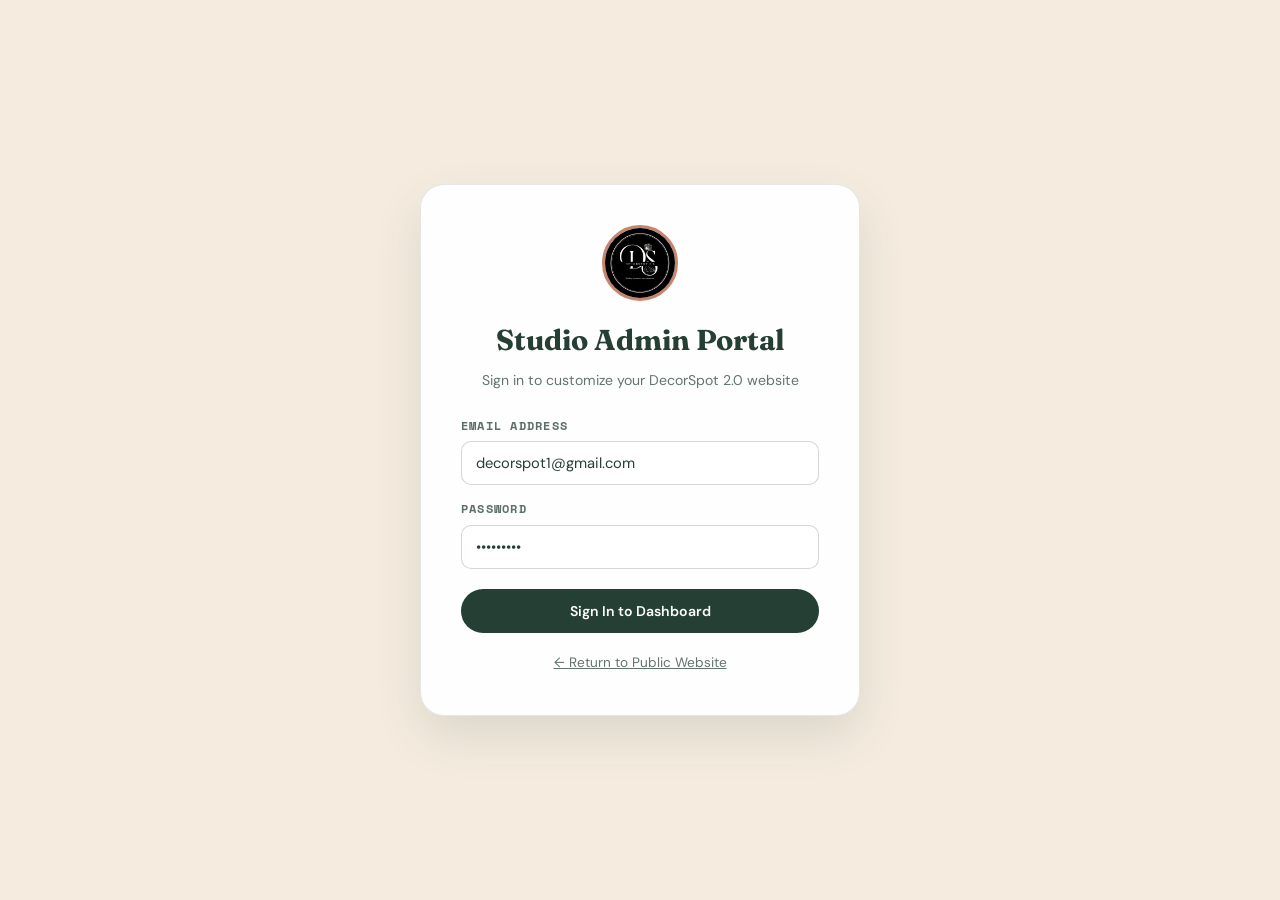
<file: admin.html>
<!DOCTYPE html>
<html lang="en">
<head>
  <meta charset="UTF-8" />
  <meta name="viewport" content="width=device-width, initial-scale=1.0" />
  <title>DecorSpot 2.0 — Studio Admin Panel & CMS</title>
  <meta name="description" content="Admin CMS panel for DecorSpot 2.0 Portrait Studio" />
  <link rel="icon" type="image/svg+xml" href="logo.jpg" />
  <link rel="stylesheet" href="style.css?v=2.2" />
  <style>
    .admin-page-wrap {
      background-color: var(--color-cream);
      min-height: 100vh;
      display: flex;
      flex-direction: column;
    }
    .admin-top-bar {
      position: sticky;
      top: 0;
      z-index: 100;
      background: rgba(255, 255, 255, 0.95);
      backdrop-filter: blur(12px);
      border-bottom: 1px solid rgba(37, 63, 53, 0.12);
      padding: 12px 24px;
      display: flex;
      justify-content: space-between;
      align-items: center;
    }
    .admin-brand {
      display: flex;
      align-items: center;
      gap: 12px;
      font-weight: 700;
      color: var(--color-primary);
    }
    .admin-brand img {
      width: 36px;
      height: 36px;
      border-radius: 50%;
      object-fit: cover;
    }
    .admin-top-actions {
      display: flex;
      align-items: center;
      gap: 12px;
    }
    .admin-section {
      padding: 40px 0 80px;
      display: none;
    }
    .admin-section.authenticated {
      display: block;
    }
    .admin-header {
      margin-bottom: 32px;
    }
    .admin-eyebrow {
      font-family: var(--font-mono);
      font-size: 0.7rem;
      text-transform: uppercase;
      letter-spacing: 0.2em;
      color: var(--color-terracotta);
    }
    .admin-title {
      font-family: var(--font-display);
      font-size: clamp(2rem, 4vw, 3rem);
      line-height: 1.1;
      color: var(--color-primary);
      margin-top: 6px;
    }
    .admin-subtitle {
      margin-top: 8px;
      font-size: 0.95rem;
      color: var(--color-text-muted);
    }
    .admin-tabs {
      display: flex;
      flex-wrap: wrap;
      gap: 8px;
      margin-bottom: 28px;
      background: rgba(37, 63, 53, 0.05);
      padding: 6px;
      border-radius: 16px;
    }
    .admin-tab {
      padding: 10px 18px;
      border-radius: 12px;
      font-size: 0.85rem;
      font-weight: 600;
      color: var(--color-text-muted);
      background: transparent;
      border: none;
      cursor: pointer;
      display: inline-flex;
      align-items: center;
      gap: 8px;
      transition: all 0.2s;
    }
    .admin-tab:hover {
      color: var(--color-primary);
      background: rgba(255, 255, 255, 0.6);
    }
    .admin-tab.active {
      background: #fff;
      color: var(--color-primary);
      box-shadow: 0 4px 12px rgba(37, 63, 53, 0.08);
    }
    .tab-badge {
      background: var(--color-terracotta);
      color: #fff;
      font-family: var(--font-mono);
      font-size: 0.65rem;
      padding: 2px 7px;
      border-radius: 999px;
      font-weight: 700;
    }
    .admin-tab-panel {
      display: none;
    }
    .admin-tab-panel.active {
      display: block;
      animation: fadeIn 0.25s ease;
    }
    @keyframes fadeIn {
      from { opacity: 0; transform: translateY(6px); }
      to { opacity: 1; transform: translateY(0); }
    }
    .admin-card {
      background: rgba(255, 255, 255, 0.92);
      border: 1px solid rgba(37, 63, 53, 0.12);
      border-radius: 20px;
      padding: 28px;
      margin-bottom: 24px;
      box-shadow: var(--shadow-soft);
    }
    .admin-card-title {
      font-family: var(--font-display);
      font-size: 1.4rem;
      color: var(--color-primary);
      margin-bottom: 20px;
      display: flex;
      justify-content: space-between;
      align-items: center;
    }
    .form-row {
      display: grid;
      gap: 16px;
      margin-bottom: 16px;
    }
    @media (min-width: 768px) {
      .form-row { grid-template-columns: 1fr 1fr; }
      .form-row.tri-col { grid-template-columns: 1fr 1fr 1fr; }
    }
    .form-group.full-width {
      grid-column: 1 / -1;
    }
    .admin-input, .admin-select, .admin-textarea {
      width: 100%;
      border: 1px solid rgba(37, 63, 53, 0.2);
      border-radius: 10px;
      padding: 11px 14px;
      font-size: 0.92rem;
      color: var(--color-primary);
      background: #fff;
      transition: border-color 0.2s, box-shadow 0.2s;
    }
    .admin-input:focus, .admin-select:focus, .admin-textarea:focus {
      border-color: var(--color-primary);
      box-shadow: 0 0 0 3px rgba(37, 63, 53, 0.1);
      outline: none;
    }
    .admin-label {
      display: block;
      font-size: 0.78rem;
      font-weight: 600;
      color: rgba(37, 63, 53, 0.75);
      margin-bottom: 6px;
      font-family: var(--font-mono);
      text-transform: uppercase;
      letter-spacing: 0.1em;
    }
    .admin-btn {
      display: inline-flex;
      align-items: center;
      gap: 8px;
      background-color: var(--color-primary);
      color: #fff;
      padding: 12px 24px;
      border-radius: 9999px;
      font-size: 0.88rem;
      font-weight: 600;
      border: none;
      cursor: pointer;
      transition: all 0.2s ease;
    }
    .admin-btn:hover {
      background-color: var(--color-primary-dark);
      transform: translateY(-1px);
      box-shadow: 0 6px 16px rgba(37, 63, 53, 0.18);
    }
    .admin-btn.secondary {
      background: rgba(255, 255, 255, 0.9);
      border: 1px solid rgba(37, 63, 53, 0.25);
      color: var(--color-primary);
    }
    .admin-btn.secondary:hover {
      background: #fff;
      border-color: var(--color-primary);
    }
    .admin-btn.terracotta {
      background: var(--color-terracotta);
    }
    .admin-btn.terracotta:hover {
      background: var(--color-terracotta-dark);
    }
    .admin-btn.danger {
      background: #dc2743;
    }
    .admin-btn.danger:hover {
      background: #b81e3a;
    }
    .admin-btn.small {
      padding: 6px 14px;
      font-size: 0.78rem;
    }
    .gallery-categories {
      display: flex;
      flex-wrap: wrap;
      gap: 8px;
      margin-bottom: 20px;
    }
    .category-tag {
      padding: 6px 14px;
      border-radius: 9999px;
      font-size: 0.75rem;
      font-weight: 600;
      font-family: var(--font-mono);
      text-transform: uppercase;
      letter-spacing: 0.1em;
      background: rgba(37, 63, 53, 0.08);
      color: var(--color-primary);
      cursor: pointer;
      border: 1px solid transparent;
      transition: all 0.2s;
    }
    .category-tag.active {
      background: var(--color-primary) !important;
      color: #fff !important;
    }
    .category-tag.newborn { background: rgba(198, 133, 109, 0.15); color: var(--color-terracotta); }
    .category-tag.maternity { background: rgba(243, 200, 174, 0.4); color: #b86241; }
    .category-tag.prewedding { background: rgba(232, 200, 110, 0.35); color: #9c7827; }
    .category-tag.birthday { background: rgba(250, 230, 158, 0.5); color: #8e6812; }
    .category-tag.commercial { background: rgba(37, 63, 53, 0.14); color: var(--color-primary-dark); }
    .category-tag.family { background: rgba(216, 225, 214, 0.4); color: var(--color-forest); }
    .photo-grid {
      display: grid;
      grid-template-columns: repeat(auto-fill, minmax(180px, 1fr));
      gap: 16px;
      margin-top: 16px;
    }
    .photo-item {
      position: relative;
      aspect-ratio: 1;
      border-radius: 12px;
      overflow: hidden;
      border: 2px solid rgba(37, 63, 53, 0.12);
      background: var(--color-biscuit);
    }
    .photo-item img {
      width: 100%;
      height: 100%;
      object-fit: cover;
    }
    .photo-actions {
      position: absolute;
      top: 8px;
      right: 8px;
      display: flex;
      gap: 6px;
      opacity: 0;
      transition: opacity 0.2s;
    }
    .photo-item:hover .photo-actions {
      opacity: 1;
    }
    .photo-btn {
      width: 30px;
      height: 30px;
      border-radius: 50%;
      border: none;
      display: flex;
      align-items: center;
      justify-content: center;
      cursor: pointer;
      color: #fff;
      box-shadow: 0 4px 8px rgba(0,0,0,0.2);
    }
    .photo-btn.edit { background: var(--color-primary); }
    .photo-btn.del { background: #dc2743; }
    .photo-upload-area {
      border: 2px dashed rgba(37, 63, 53, 0.25);
      border-radius: 16px;
      padding: 28px;
      text-align: center;
      cursor: pointer;
      transition: all 0.2s;
      background: rgba(255, 255, 255, 0.5);
    }
    .photo-upload-area:hover, .photo-upload-area.drag-over {
      border-color: var(--color-terracotta);
      background: rgba(243, 200, 174, 0.15);
    }
    .checkbox-group {
      display: grid;
      grid-template-columns: repeat(auto-fill, minmax(240px, 1fr));
      gap: 14px;
      margin-top: 8px;
    }
    .checkbox-item {
      display: flex;
      align-items: center;
      gap: 10px;
      cursor: pointer;
      background: #fff;
      padding: 12px 16px;
      border-radius: 10px;
      border: 1px solid rgba(37, 63, 53, 0.1);
      font-size: 0.9rem;
    }
    .checkbox-item input {
      width: 18px;
      height: 18px;
      accent-color: var(--color-primary);
    }
    /* Leads Table */
    .leads-table-wrap {
      overflow-x: auto;
    }
    .leads-table {
      width: 100%;
      border-collapse: collapse;
      text-align: left;
      font-size: 0.88rem;
    }
    .leads-table th {
      background: rgba(37, 63, 53, 0.05);
      padding: 12px 16px;
      font-family: var(--font-mono);
      font-size: 0.72rem;
      text-transform: uppercase;
      letter-spacing: 0.1em;
      color: var(--color-primary);
      border-bottom: 2px solid rgba(37, 63, 53, 0.1);
    }
    .leads-table td {
      padding: 14px 16px;
      border-bottom: 1px solid rgba(37, 63, 53, 0.08);
      vertical-align: middle;
    }
    .lead-status-badge {
      display: inline-block;
      padding: 3px 10px;
      border-radius: 999px;
      font-family: var(--font-mono);
      font-size: 0.68rem;
      font-weight: 700;
      text-transform: uppercase;
    }
    .lead-status-badge.new { background: #d4edda; color: #155724; }
    .lead-status-badge.contacted { background: #cce5ff; color: #004085; }
    .lead-status-badge.booked { background: #fff3cd; color: #856404; }
    /* Toast */
    .toast {
      position: fixed;
      bottom: 24px;
      right: 24px;
      z-index: 2000;
      background: var(--color-primary-dark);
      color: #fff;
      padding: 14px 24px;
      border-radius: 9999px;
      font-size: 0.88rem;
      font-weight: 500;
      box-shadow: 0 10px 30px rgba(0, 0, 0, 0.2);
      transform: translateY(100px);
      opacity: 0;
      transition: all 0.3s cubic-bezier(0.2, 0.8, 0.2, 1);
    }
    .toast.show { transform: translateY(0); opacity: 1; }
    .toast.success { background: #1ebe5d; }
    .toast.error { background: #dc2743; }
    /* Login Modal */
    .login-screen {
      position: fixed;
      inset: 0;
      z-index: 1000;
      background: var(--color-cream);
      display: flex;
      align-items: center;
      justify-content: center;
      padding: 20px;
      opacity: 1;
      transition: opacity 0.3s ease, visibility 0.3s ease;
    }
    .login-screen.hidden { opacity: 0; visibility: hidden; pointer-events: none; }
    .login-card {
      background: rgba(255, 255, 255, 0.95);
      border: 1px solid rgba(37, 63, 53, 0.12);
      border-radius: 24px;
      padding: 40px;
      max-width: 440px;
      width: 100%;
      box-shadow: var(--shadow-elevated);
      text-align: center;
    }
    .login-logo {
      width: 76px;
      height: 76px;
      border-radius: 50%;
      object-fit: cover;
      border: 3px solid var(--color-terracotta);
      margin: 0 auto 16px;
    }
  </style>
</head>
<body class="admin-page-wrap">

  <!-- Top Sticky Bar -->
  <header class="admin-top-bar">
    <div class="admin-brand">
      <img src="logo.jpg" alt="DecorSpot Logo" />
      <span>DecorSpot 2.0 Studio CMS</span>
    </div>
    <div class="admin-top-actions">
      <a href="index.html" class="admin-btn secondary small" target="_blank" rel="noopener noreferrer">
        <svg width="14" height="14" viewBox="0 0 24 24" fill="none" stroke="currentColor" stroke-width="2"><path d="M18 13v6a2 2 0 0 1-2 2H5a2 2 0 0 1-2-2V8a2 2 0 0 1 2-2h6"></path><polyline points="15 3 21 3 21 9"></polyline><line x1="10" y1="14" x2="21" y2="3"></line></svg>
        <span>View Live Site</span>
      </a>
      <button class="admin-btn secondary small" onclick="logout()">Logout</button>
    </div>
  </header>

  <!-- Main Admin Section -->
  <main class="admin-section">
    <div class="container">
      <header class="admin-header">
        <p class="admin-eyebrow">all-in-one studio management</p>
        <h1 class="admin-title">Studio Control Center</h1>
        <p class="admin-subtitle">Update photoshoot offerings, gallery images, customer leads, pricing packages, and contact information in real-time.</p>
      </header>

      <!-- Navigation Tabs -->
      <nav class="admin-tabs" role="tablist">
        <button class="admin-tab active" role="tab" data-tab="leads">
          📬 Customer Inquiries
          <span class="tab-badge" id="leadsCountBadge">0</span>
        </button>
        <button class="admin-tab" role="tab" data-tab="services">
          📸 Photoshoot Services
        </button>
        <button class="admin-tab" role="tab" data-tab="photos">
          🖼️ Gallery Photos
        </button>
        <button class="admin-tab" role="tab" data-tab="packages">
          🎁 Packages & Pricing
        </button>
        <button class="admin-tab" role="tab" data-tab="studio">
          🏛️ Studio Details & Hero
        </button>
        <button class="admin-tab" role="tab" data-tab="contact">
          📱 Contact & Social
        </button>
        <button class="admin-tab" role="tab" data-tab="faqs">
          ❓ FAQs
        </button>
        <button class="admin-tab" role="tab" data-tab="backup">
          ⚙️ Backup & Security
        </button>
      </nav>

      <!-- TAB 1: CUSTOMER INQUIRIES / LEADS -->
      <section class="admin-tab-panel active" role="tabpanel" id="tab-leads">
        <div class="admin-card">
          <div class="admin-card-title">
            <span>Customer Inquiries & WhatsApp Leads</span>
            <div style="display:flex;gap:8px;">
              <button class="admin-btn secondary small" id="exportLeadsBtn">Export CSV</button>
              <button class="admin-btn danger small" id="clearLeadsBtn">Clear All</button>
            </div>
          </div>
          <p style="font-size:0.9rem;color:var(--color-text-muted);margin-bottom:16px;">
            Inquiries submitted by parents and clients on your website enquiry form appear here automatically. You can review their notes and click <strong>"Chat on WhatsApp"</strong> to start an instant personalized chat!
          </p>
          <div class="leads-table-wrap">
            <table class="leads-table">
              <thead>
                <tr>
                  <th>Client Name</th>
                  <th>Session Inquired</th>
                  <th>Phone / WhatsApp</th>
                  <th>Preferred Date / Notes</th>
                  <th>Submission Time</th>
                  <th>Status</th>
                  <th>Action</th>
                </tr>
              </thead>
              <tbody id="leadsTableBody">
                <!-- Dynamically populated -->
              </tbody>
            </table>
          </div>
        </div>
      </section>

      <!-- TAB 2: PHOTOSHOOT SERVICES -->
      <section class="admin-tab-panel" role="tabpanel" id="tab-services">
        <div class="admin-card">
          <div class="admin-card-title">
            <span>Studio Photoshoot Services & Specializations</span>
            <button class="admin-btn terracotta small" id="addServiceBtn">+ Add New Service</button>
          </div>
          <p style="font-size:0.9rem;color:var(--color-text-muted);margin-bottom:20px;">
            DecorSpot 2.0 covers all photoshoot categories: Newborn, Maternity, Pre-Wedding, Pre-Birthday, Commercial & Brand, and Family Portraits. Edit details, images, and highlight bullets below:
          </p>
          <div id="servicesList">
            <!-- Dynamically populated -->
          </div>
        </div>
      </section>

      <!-- TAB 3: GALLERY PHOTOS -->
      <section class="admin-tab-panel" role="tabpanel" id="tab-photos">
        <div class="admin-card">
          <h2 class="admin-card-title">Upload New Photo</h2>
          <div class="photo-upload-area" id="uploadArea">
            <svg viewBox="0 0 24 24" fill="none" stroke="currentColor" stroke-width="1.5" width="40" height="40" style="margin:0 auto 10px;color:var(--color-terracotta);display:block;"><path d="M21 15v4a2 2 0 0 1-2 2H5a2 2 0 0 1-2-2v-4"></path><polyline points="17 8 12 3 7 8"></polyline><line x1="12" y1="3" x2="12" y2="15"></line></svg>
            <p style="font-weight:600;color:var(--color-primary);">Drag & drop photo files here or click to browse</p>
            <p style="font-size:0.8rem;color:var(--color-text-muted);margin-top:4px;">Supports JPG, PNG, WebP • Auto-stored in browser memory</p>
            <input type="file" id="photoInput" multiple accept="image/*" style="display:none;" />
          </div>
          <div class="form-row tri-col" style="margin-top:16px;">
            <div>
              <label class="admin-label">Category</label>
              <select class="admin-select" id="newPhotoCategory">
                <option value="newborn">Newborn & Baby</option>
                <option value="maternity">Maternity & Motherhood</option>
                <option value="prewedding">Pre-Wedding & Couples</option>
                <option value="birthday">Pre-Birthday</option>
                <option value="commercial">Commercial & Brand</option>
                <option value="family">Family & Tender Moments</option>
                <option value="details">Tiny Details & Hands</option>
              </select>
            </div>
            <div>
              <label class="admin-label">Grid Layout Size</label>
              <select class="admin-select" id="newPhotoSize">
                <option value="col-span-6">Medium (Half Width - 6 col)</option>
                <option value="col-span-7-row-2">Featured Portrait (Large - 7 col, 2 row)</option>
                <option value="col-span-5">Standard (5 col)</option>
                <option value="col-span-12">Full Width Banner (12 col)</option>
              </select>
            </div>
            <div>
              <label class="admin-label">Caption / Story Name</label>
              <input type="text" class="admin-input" id="newPhotoCaption" placeholder="e.g. golden hour embrace" />
            </div>
          </div>
          <div style="display:flex;gap:12px;margin-top:8px;">
            <button class="admin-btn" id="uploadBtn" disabled>Upload Selected Photos</button>
            <button class="admin-btn secondary" id="addPhotoByUrlBtn">+ Add by Image URL</button>
          </div>
        </div>

        <div class="admin-card">
          <div class="admin-card-title">
            <span>Manage Gallery Images</span>
            <span style="font-size:0.82rem;font-family:var(--font-mono);color:var(--color-text-muted);" id="photoTotalBadge"></span>
          </div>
          <div class="gallery-categories" id="adminGalleryFilters">
            <span class="category-tag active" data-cat="all">All Stories</span>
            <span class="category-tag newborn" data-cat="newborn">Newborn & Baby</span>
            <span class="category-tag maternity" data-cat="maternity">Maternity</span>
            <span class="category-tag prewedding" data-cat="prewedding">Pre-Wedding</span>
            <span class="category-tag birthday" data-cat="birthday">Pre-Birthday</span>
            <span class="category-tag commercial" data-cat="commercial">Commercial</span>
            <span class="category-tag family" data-cat="family">Family</span>
            <span class="category-tag" data-cat="details">Details</span>
          </div>
          <div class="photo-grid" id="photoGrid"></div>
        </div>
      </section>

      <!-- TAB 4: PACKAGES & PRICING -->
      <section class="admin-tab-panel" role="tabpanel" id="tab-packages">
        <div class="admin-card">
          <div class="admin-card-title">
            <span>Pricing Packages & Collections</span>
            <button class="admin-btn terracotta small" id="addPackageBtn">+ Add New Package</button>
          </div>
          <p style="font-size:0.9rem;color:var(--color-text-muted);margin-bottom:20px;">
            Create packages for Newborn, Maternity, Pre-Wedding, Pre-Birthday, Commercial, Custom Mades, and Outdoors. Clients will see these categorized in the "Packages" section on your website.
          </p>
          <div id="packagesList"></div>
        </div>
      </section>

      <!-- TAB 5: STUDIO DETAILS & HERO -->
      <section class="admin-tab-panel" role="tabpanel" id="tab-studio">
        <div class="admin-card">
          <h2 class="admin-card-title">Hero Section & Branding</h2>
          <div class="form-row">
            <div class="form-group">
              <label class="admin-label">Studio Brand Name</label>
              <input type="text" class="admin-input" id="studioName" placeholder="DecorSpot 2.0" />
            </div>
            <div class="form-group">
              <label class="admin-label">Studio Subtitle</label>
              <input type="text" class="admin-input" id="studioSubtitle" placeholder="newborn & creative portrait studio" />
            </div>
          </div>
          <div class="form-row">
            <div class="form-group">
              <label class="admin-label">Hero Eyebrow Label</label>
              <input type="text" class="admin-input" id="heroEyebrow" placeholder="fine art & boutique portrait studio" />
            </div>
            <div class="form-group">
              <label class="admin-label">Booking Banner Alert</label>
              <input type="text" class="admin-input" id="bookingNote" placeholder="Now reserving newborn, maternity, pre-wedding & commercial dates" />
            </div>
          </div>
          <div class="form-group full-width" style="margin-bottom:16px;">
            <label class="admin-label">Hero Headline Tagline (use Enter for line break)</label>
            <input type="text" class="admin-input" id="heroTagline" placeholder="Every chapter,&#10;beautifully captured." />
          </div>
          <div class="form-group full-width" style="margin-bottom:20px;">
            <label class="admin-label">Hero Body Description</label>
            <textarea class="admin-textarea" id="heroDesc" rows="3" placeholder="A warm, boutique photography studio located in Parolil Building, near HM Training School, Randarkara, Muvattupuzha..."></textarea>
          </div>
          <button class="admin-btn" id="saveStudioBtn">Save Studio Branding</button>
        </div>

        <div class="admin-card">
          <h2 class="admin-card-title">Studio Amenities & Feature Badges</h2>
          <div class="checkbox-group">
            <label class="checkbox-item"><input type="checkbox" id="featSanitized"> Hospital-Grade Sanitized Suite</label>
            <label class="checkbox-item"><input type="checkbox" id="featClimate"> Cozy 28°C Climate Control</label>
            <label class="checkbox-item"><input type="checkbox" id="featBabyLed"> 100% Baby-Led Pacing</label>
            <label class="checkbox-item"><input type="checkbox" id="featWardrobe"> Curated Luxury Wardrobe</label>
            <label class="checkbox-item"><input type="checkbox" id="featAlbums"> Handcrafted Keepsake Albums</label>
            <label class="checkbox-item"><input type="checkbox" id="featCommercialRig"> Commercial 4K Lighting Rig</label>
            <label class="checkbox-item"><input type="checkbox" id="featOutdoorSets"> Outdoor Pre-Wedding Sets</label>
          </div>
          <button class="admin-btn" id="saveFeaturesBtn" style="margin-top:20px;">Save Amenities</button>
        </div>
      </section>

      <!-- TAB 6: CONTACT & SOCIAL -->
      <section class="admin-tab-panel" role="tabpanel" id="tab-contact">
        <div class="admin-card">
          <h2 class="admin-card-title">WhatsApp Integration</h2>
          <div class="form-row">
            <div class="form-group">
              <label class="admin-label">WhatsApp Number (Display)</label>
              <input type="tel" class="admin-input" id="waNumber" placeholder="+91 88912 36399" />
            </div>
            <div class="form-group">
              <label class="admin-label">Clean Number (for wa.me links)</label>
              <input type="text" class="admin-input" id="waCleanNumber" placeholder="918891236399" />
            </div>
          </div>
          <div class="form-group full-width">
            <label class="admin-label">Default WhatsApp Enquiry Message</label>
            <textarea class="admin-textarea" id="waDefaultMsg" rows="2" placeholder="Hello decorspot, I'd love to know more about a photography session."></textarea>
          </div>
        </div>

        <div class="admin-card">
          <div class="admin-card-title">
            <span>Instagram & Studio Location</span>
          </div>

          <!-- Live Location Detection Box -->
          <div style="background: rgba(42, 75, 59, 0.05); border: 1px solid rgba(42, 75, 59, 0.15); border-radius: 12px; padding: 16px; margin-bottom: 20px;">
            <div style="display: flex; align-items: center; justify-content: space-between; flex-wrap: wrap; gap: 12px;">
              <div>
                <strong style="color: var(--color-primary); font-size: 0.95rem; display: flex; align-items: center; gap: 6px;">
                  <svg width="18" height="18" viewBox="0 0 24 24" fill="none" stroke="currentColor" stroke-width="2.5" stroke-linecap="round" stroke-linejoin="round">
                    <circle cx="12" cy="12" r="10"></circle>
                    <polygon points="16.24 7.76 14.12 14.12 7.76 16.24 9.88 9.88 16.24 7.76"></polygon>
                  </svg>
                  Live GPS / Device Studio Location
                </strong>
                <p id="liveLocNote" style="font-size: 0.85rem; color: var(--color-text-muted); margin-top: 4px; margin-bottom: 0;">
                  Click to auto-detect current device location (phone/PC) and sync coordinates with Google Maps.
                </p>
              </div>
              <button type="button" class="admin-btn terracotta" id="fetchLiveLocationBtn" style="white-space: nowrap; display: inline-flex; align-items: center; gap: 8px;">
                <svg width="16" height="16" viewBox="0 0 24 24" fill="none" stroke="currentColor" stroke-width="2.5" stroke-linecap="round" stroke-linejoin="round">
                  <path d="M21 10c0 7-9 13-9 13s-9-6-9-13a9 9 0 0 1 18 0z"></path>
                  <circle cx="12" cy="10" r="3"></circle>
                </svg>
                <span>📍 Fetch &amp; Use Live Location</span>
              </button>
            </div>
            <div id="liveLocResultBox" style="display: none; margin-top: 12px; padding: 10px 14px; background: #fff; border-radius: 8px; font-size: 0.86rem; border-left: 3px solid var(--color-terracotta);"></div>
          </div>

          <div class="form-row">
            <div class="form-group">
              <label class="admin-label">Instagram Handle</label>
              <input type="text" class="admin-input" id="instaHandle" placeholder="@decorspot2.0" />
            </div>
            <div class="form-group">
              <label class="admin-label">Instagram Profile URL</label>
              <input type="url" class="admin-input" id="instaUrl" placeholder="https://www.instagram.com/decorspot2.0" />
            </div>
          </div>
          <div class="form-row">
            <div class="form-group">
              <label class="admin-label">Location / City Display</label>
              <input type="text" class="admin-input" id="locationDisplay" placeholder="Parolil Building, Near HM Training School, Randarkara, Muvattupuzha P.O. – 686673" />
            </div>
            <div class="form-group">
              <label class="admin-label">Google Maps URL</label>
              <input type="url" class="admin-input" id="mapsUrl" placeholder="https://maps.app.goo.gl/cPeBJjtVVJp8Q8dy6" />
            </div>
          </div>
          <div class="form-group full-width">
            <label class="admin-label">Studio Working Hours</label>
            <input type="text" class="admin-input" id="workingHours" placeholder="Tue – Sun: 9:00 AM – 6:30 PM (Mondays by appointment)" />
          </div>
          <button class="admin-btn" id="saveContactBtn" style="margin-top:12px;">Save Contact &amp; Social Details</button>
        </div>
      </section>

      <!-- TAB 7: FAQS -->
      <section class="admin-tab-panel" role="tabpanel" id="tab-faqs">
        <div class="admin-card">
          <div class="admin-card-title">
            <span>Frequently Asked Questions</span>
            <button class="admin-btn terracotta small" id="addFaqBtn">+ Add New FAQ</button>
          </div>
          <p style="font-size:0.9rem;color:var(--color-text-muted);margin-bottom:20px;">
            Answers to client queries across newborn, maternity, pre-wedding, pre-birthday, props, and turnaround times.
          </p>
          <div id="faqsList"></div>
        </div>
      </section>

      <!-- TAB 8: BACKUP & SECURITY -->
      <section class="admin-tab-panel" role="tabpanel" id="tab-backup">
        <div class="admin-card">
          <h2 class="admin-card-title">Data Backup & Restore</h2>
          <p style="font-size:0.9rem;color:var(--color-text-muted);margin-bottom:16px;">
            Export a full JSON backup of all your photos, services, packages, and studio settings. You can restore this backup anytime on any device.
          </p>
          <div style="display:flex;gap:12px;flex-wrap:wrap;">
            <button class="admin-btn" id="exportDataBtn">Download Full Backup (JSON)</button>
            <button class="admin-btn secondary" id="importDataBtn">Restore From Backup (JSON)</button>
            <input type="file" id="importFileInput" accept=".json" style="display:none;" />
          </div>
        </div>

        <div class="admin-card">
          <h2 class="admin-card-title">Security & Password</h2>
          <div class="form-row">
            <div class="form-group">
              <label class="admin-label">New Admin Password</label>
              <input type="password" class="admin-input" id="newPassword" placeholder="Enter new password" />
            </div>
            <div class="form-group">
              <label class="admin-label">Confirm Password</label>
              <input type="password" class="admin-input" id="confirmPassword" placeholder="Confirm new password" />
            </div>
          </div>
          <button class="admin-btn" id="changePasswordBtn">Update Password</button>
        </div>

        <div class="admin-card" style="border-color:rgba(220, 39, 67, 0.3);">
          <h2 class="admin-card-title" style="color:#dc2743;">Reset to Factory Defaults</h2>
          <p style="font-size:0.9rem;color:var(--color-text-muted);margin-bottom:16px;">
            Reset all studio text, photos, services, and packages back to original DecorSpot 2.0 defaults.
          </p>
          <button class="admin-btn danger" id="resetDefaultsBtn">Reset All Data to Defaults</button>
        </div>
      </section>
    </div>
  </main>

  <!-- Login Modal Screen -->
  <div class="login-screen" id="loginScreen" role="dialog" aria-modal="true">
    <div class="login-card">
      <img src="logo.jpg" alt="DecorSpot Logo" class="login-logo" />
      <h2 style="font-family:var(--font-display);color:var(--color-primary);font-size:1.8rem;margin-bottom:6px;">Studio Admin Portal</h2>
      <p style="font-size:0.88rem;color:var(--color-text-muted);margin-bottom:24px;">Sign in to customize your DecorSpot 2.0 website</p>

      <form id="loginForm">
        <div class="form-group" style="text-align:left;margin-bottom:14px;">
          <label class="admin-label" for="loginEmail">Email Address</label>
          <input type="email" class="admin-input" id="loginEmail" placeholder="" value="decorspot1@gmail.com" required />
        </div>
        <div class="form-group" style="text-align:left;margin-bottom:20px;">
          <label class="admin-label" for="loginPassword">Password</label>
          <input type="password" class="admin-input" id="loginPassword" placeholder="" value="Ashiq@123" required />
        </div>
        <button type="submit" class="admin-btn" style="width:100%;justify-content:center;padding:13px;">Sign In to Dashboard</button>
      </form>

      

      <div style="margin-top:16px;">
        <a href="index.html" style="font-size:0.85rem;color:var(--color-text-muted);text-decoration:underline;">← Return to Public Website</a>
      </div>
    </div>
  </div>

  <!-- Toast Notice -->
  <div class="toast" id="toast" role="alert" aria-live="polite"></div>

  <!-- Scripts -->
  <script src="admin.js?v=2.2"></script>
</body>
</html>
</file>
<file: style.css>
/* ==========================================================================
   DECORSPOT 2.0 — Newborn & Baby Portrait Studio
   Boutique Design System & Aesthetics
   ========================================================================== */

@import url('https://fonts.googleapis.com/css2?family=DM+Sans:ital,opsz,wght@0,9..40,100..1000;1,9..40,100..1000&family=Fraunces:ital,opsz,wght@0,9..144,300..800;1,9..144,300..800&family=Space+Mono:ital,wght@0,400;0,700;1,400&display=swap');

:root {
  /* Color Palette matching decorspot 2.0 brand identity */
  --color-primary: #253f35;
  --color-primary-dark: #172c24;
  --color-primary-light: #3d5e51;
  --color-sage: #d8e1d6;
  --color-cream: #f5ecdf;
  --color-cream-light: #faf6f0;
  --color-biscuit: #e9d7c7;
  --color-terracotta: #c6856d;
  --color-terracotta-dark: #a8654e;
  --color-peach: #f3c8ae;
  --color-yellow: #f0cf75;
  --color-yellow-light: #fae69e;
  --color-gold: #e8c86e;
  --color-dark-pine: #152c24;
  --color-forest: #253f35;
  --color-forest-text: #f6ecdf;
  
  /* Neutral & Functional */
  --color-text-main: #253f35;
  --color-text-muted: rgba(37, 63, 53, 0.72);
  --color-text-light: rgba(37, 63, 53, 0.5);
  --color-border: rgba(37, 63, 53, 0.16);
  --color-border-subtle: rgba(37, 63, 53, 0.08);

  /* Social Platform Colors */
  --color-whatsapp: #25D366;
  --color-whatsapp-dark: #1ebe5d;
  --color-whatsapp-glow: rgba(37, 211, 102, 0.35);
  --color-insta-gradient: linear-gradient(45deg, #f09433 0%, #e6683c 25%, #dc2743 50%, #cc2366 75%, #bc1888 100%);

  /* Typography */
  --font-display: 'Fraunces', Georgia, serif;
  --font-sans: 'DM Sans', -apple-system, BlinkMacSystemFont, "Segoe UI", Roboto, sans-serif;
  --font-mono: 'Space Mono', SFMono-Regular, Menlo, monospace;

  /* Shadows & Elevations */
  --shadow-soft: 0 10px 30px rgba(37, 63, 53, 0.06);
  --shadow-elevated: 0 20px 48px rgba(37, 63, 53, 0.12);
  --shadow-organic: 0 24px 70px rgba(61, 83, 61, 0.18);
  --shadow-floating: 0 12px 32px rgba(21, 44, 36, 0.22);
}

/* Reset & Box Sizing */
*, *::before, *::after {
  box-sizing: border-box;
  margin: 0;
  padding: 0;
}

html {
  scroll-behavior: smooth;
  -webkit-font-smoothing: antialiased;
  -moz-osx-font-smoothing: grayscale;
}

body {
  font-family: var(--font-sans);
  background-color: var(--color-cream);
  color: var(--color-text-main);
  line-height: 1.6;
  overflow-x: hidden;
}

::selection {
  background: var(--color-peach);
  color: var(--color-primary-dark);
}

img {
  max-width: 100%;
  height: auto;
  display: block;
}

a {
  color: inherit;
  text-decoration: none;
}

button, input, select, textarea {
  font-family: inherit;
  border: none;
  outline: none;
  background: none;
}

/* Typography Helpers */
.font-display {
  font-family: var(--font-display);
}

.font-sans {
  font-family: var(--font-sans);
}

.font-mono-ui {
  font-family: var(--font-mono);
  text-transform: uppercase;
  letter-spacing: 0.22em;
}

.container {
  max-width: 1320px;
  margin-left: auto;
  margin-right: auto;
  padding-left: 20px;
  padding-right: 20px;
}

@media (min-width: 768px) {
  .container {
    padding-left: 40px;
    padding-right: 40px;
  }
}

/* ==========================================================================
   NAVIGATION BAR
   ========================================================================== */
.site-header {
  position: absolute;
  top: 0;
  left: 0;
  right: 0;
  z-index: 50;
  transition: all 0.3s ease;
}

.site-header.scrolled {
  position: fixed;
  background: rgba(245, 236, 223, 0.92);
  backdrop-filter: blur(12px);
  -webkit-backdrop-filter: blur(12px);
  box-shadow: 0 4px 20px rgba(37, 63, 53, 0.05);
}

.nav-inner {
  display: flex;
  align-items: center;
  justify-content: space-between;
  padding: 18px 0;
}

.brand-logo-link {
  display: flex;
  align-items: center;
  gap: 14px;
}

.brand-avatar {
  width: 52px;
  height: 52px;
  border-radius: 50%;
  object-fit: cover;
  border: 1.5px solid rgba(37, 63, 53, 0.2);
  box-shadow: var(--shadow-soft);
  background: #faf6f0;
}

.brand-text-wrap {
  display: flex;
  flex-direction: column;
}

.brand-title {
  font-family: var(--font-display);
  font-size: 1.55rem;
  line-height: 1;
  letter-spacing: -0.04em;
  color: var(--color-primary);
  font-weight: 600;
}

.brand-subtitle {
  font-family: var(--font-mono);
  font-size: 0.58rem;
  text-transform: uppercase;
  letter-spacing: 0.22em;
  color: var(--color-text-light);
  margin-top: 4px;
}

.nav-links-desktop {
  display: none;
  align-items: center;
  gap: 32px;
}

@media (min-width: 992px) {
  .nav-links-desktop {
    display: flex;
  }
}

.nav-item {
  font-size: 0.9rem;
  font-weight: 500;
  color: rgba(37, 63, 53, 0.8);
  transition: color 0.2s ease, transform 0.2s ease;
}

.nav-item:hover {
  color: var(--color-primary);
  transform: translateY(-1px);
}

/* Nav Instagram Tag badge */
.nav-insta-tag {
  display: inline-flex;
  align-items: center;
  gap: 6px;
  background: rgba(255, 255, 255, 0.65);
  border: 1px solid rgba(37, 63, 53, 0.15);
  border-radius: 9999px;
  padding: 6px 14px;
  font-size: 0.78rem;
  font-weight: 600;
  color: var(--color-primary);
  transition: all 0.25s ease;
  backdrop-filter: blur(6px);
}

.nav-insta-tag:hover {
  background: #fff;
  border-color: #e6683c;
  color: #dc2743;
  transform: translateY(-1px);
  box-shadow: 0 4px 12px rgba(220, 39, 67, 0.15);
}

.nav-insta-icon {
  width: 15px;
  height: 15px;
  fill: none;
  stroke: currentColor;
  stroke-width: 2;
  flex-shrink: 0;
}

/* Nav WhatsApp Button */
.btn-nav-whatsapp {
  display: inline-flex;
  align-items: center;
  gap: 8px;
  background: rgba(255, 255, 255, 0.55);
  border: 1px solid rgba(37, 63, 53, 0.22);
  border-radius: 9999px;
  padding: 8px 18px;
  font-size: 0.88rem;
  font-weight: 600;
  color: var(--color-primary);
  backdrop-filter: blur(8px);
  transition: all 0.25s ease;
}

.btn-nav-whatsapp:hover {
  background: var(--color-primary);
  color: #fff;
  border-color: var(--color-primary);
  transform: translateY(-1.5px);
  box-shadow: 0 6px 18px rgba(37, 63, 53, 0.15);
}

.mobile-menu-btn {
  display: flex;
  align-items: center;
  justify-content: center;
  width: 44px;
  height: 44px;
  border-radius: 50%;
  border: 1px solid rgba(37, 63, 53, 0.2);
  background: rgba(255, 255, 255, 0.75);
  color: var(--color-primary);
  cursor: pointer;
  transition: all 0.2s ease;
}

@media (min-width: 992px) {
  .mobile-menu-btn {
    display: none;
  }
}

.mobile-menu-drawer {
  display: none;
  margin: 0 20px 20px;
  padding: 16px;
  background: rgba(250, 246, 240, 0.98);
  border: 1px solid rgba(37, 63, 53, 0.12);
  border-radius: 1.35rem;
  box-shadow: var(--shadow-elevated);
  backdrop-filter: blur(16px);
}

.mobile-menu-drawer.open {
  display: flex;
  flex-direction: column;
  gap: 10px;
  animation: slideDown 0.25s ease forwards;
}

@keyframes slideDown {
  from {
    opacity: 0;
    transform: translateY(-8px);
  }
  to {
    opacity: 1;
    transform: translateY(0);
  }
}

.mobile-nav-link {
  display: block;
  padding: 12px 16px;
  font-size: 0.95rem;
  font-weight: 500;
  border-radius: 12px;
  color: var(--color-primary);
  transition: background 0.2s;
}

.mobile-nav-link:hover {
  background: rgba(37, 63, 53, 0.06);
}

.mobile-whatsapp-btn {
  margin-top: 6px;
  display: flex;
  align-items: center;
  justify-content: center;
  gap: 10px;
  background: var(--color-primary);
  color: #fff;
  padding: 14px 20px;
  border-radius: 14px;
  font-weight: 600;
  font-size: 0.95rem;
  text-align: center;
}

.mobile-insta-tag {
  display: flex;
  align-items: center;
  justify-content: center;
  gap: 8px;
  background: rgba(255, 255, 255, 0.9);
  border: 1px solid rgba(220, 39, 67, 0.3);
  color: #dc2743;
  padding: 12px 18px;
  border-radius: 14px;
  font-weight: 600;
  font-size: 0.9rem;
}

/* ==========================================================================
   HERO SECTION
   ========================================================================== */
.hero-section {
  position: relative;
  min-height: 780px;
  background-color: var(--color-sage);
  padding-top: 130px;
  padding-bottom: 90px;
  overflow: hidden;
}

@media (min-width: 768px) {
  .hero-section {
    min-height: 880px;
    padding-top: 160px;
    padding-bottom: 120px;
  }
}

/* Hero Ambient Spheres */
.hero-bg-orb-1 {
  position: absolute;
  top: 100px;
  left: -80px;
  width: 280px;
  height: 280px;
  border-radius: 50%;
  border: 1px solid rgba(37, 63, 53, 0.1);
  pointer-events: none;
}

@media (min-width: 768px) {
  .hero-bg-orb-1 {
    top: 160px;
    left: 40px;
    width: 380px;
    height: 380px;
  }
}

.hero-bg-orb-2 {
  position: absolute;
  top: 60px;
  right: -8%;
  width: 320px;
  height: 320px;
  border-radius: 50%;
  background-color: rgba(243, 200, 174, 0.55);
  filter: blur(1px);
  pointer-events: none;
}

@media (min-width: 768px) {
  .hero-bg-orb-2 {
    width: 540px;
    height: 540px;
  }
}

.hero-bg-orb-3 {
  position: absolute;
  bottom: -140px;
  left: 44%;
  width: 340px;
  height: 340px;
  border-radius: 50%;
  background-color: rgba(238, 207, 121, 0.35);
  filter: blur(1px);
  pointer-events: none;
}

@media (min-width: 768px) {
  .hero-bg-orb-3 {
    width: 640px;
    height: 640px;
  }
}

.hero-grid {
  position: relative;
  z-index: 10;
  display: grid;
  grid-template-columns: 1fr;
  gap: 48px;
  align-items: center;
}

@media (min-width: 900px) {
  .hero-grid {
    grid-template-columns: 1fr 1fr;
    gap: 48px;
    align-items: center;
  }
}

.hero-content {
  max-width: 530px;
  min-width: 0;
  position: relative;
  z-index: 2;
}

.hero-eyebrow-wrap {
  display: flex;
  align-items: center;
  gap: 12px;
  margin-bottom: 20px;
}

.hero-eyebrow {
  font-family: var(--font-mono);
  font-size: 0.67rem;
  text-transform: uppercase;
  letter-spacing: 0.22em;
  color: rgba(37, 63, 53, 0.75);
}

.hero-title {
  font-family: var(--font-display);
  font-size: clamp(2.5rem, 4.4vw, 4.5rem);
  line-height: 1.05;
  letter-spacing: -0.035em;
  color: var(--color-primary);
  font-weight: 500;
  white-space: normal;
  overflow-wrap: break-word;
  word-wrap: break-word;
  word-break: normal;
  max-width: 100%;
}

.hero-body {
  margin-top: 24px;
  max-width: 460px;
  font-size: 1.05rem;
  line-height: 1.65;
  color: rgba(37, 63, 53, 0.82);
}

/* Call to action group */
.hero-cta-group {
  margin-top: 32px;
  display: flex;
  flex-wrap: wrap;
  align-items: center;
  gap: 16px;
}

.btn-primary-whatsapp {
  display: inline-flex;
  align-items: center;
  gap: 12px;
  background-color: var(--color-primary);
  color: #fff;
  padding: 15px 28px;
  border-radius: 9999px;
  font-size: 0.92rem;
  font-weight: 600;
  box-shadow: 0 10px 24px rgba(42, 75, 59, 0.18);
  transition: all 0.25s cubic-bezier(0.2, 0.8, 0.2, 1);
  text-decoration: none;
}

.btn-primary-whatsapp:hover {
  background-color: var(--color-primary-dark);
  transform: translateY(-2px);
  box-shadow: 0 14px 30px rgba(42, 75, 59, 0.25);
  color: #fff;
}

.btn-hero-gallery {
  display: inline-flex;
  align-items: center;
  gap: 8px;
  padding: 14px 22px;
  border-radius: 9999px;
  font-size: 0.92rem;
  font-weight: 500;
  color: rgba(37, 63, 53, 0.85);
  transition: color 0.2s, transform 0.2s;
}

.btn-hero-gallery:hover {
  color: var(--color-primary);
  transform: translateX(3px);
}

/* Booking note */
.hero-booking-note {
  margin-top: 36px;
  display: flex;
  align-items: center;
  gap: 12px;
  font-size: 0.88rem;
  color: rgba(37, 63, 53, 0.7);
  position: relative;
  z-index: 2;
}

.hero-note-line {
  width: 36px;
  height: 1px;
  background-color: rgba(37, 63, 53, 0.35);
}

/* Hero Media Display */
.hero-visual {
  position: relative;
  width: 100%;
  max-width: 530px;
  margin: 0 auto;
  z-index: 1;
}

.hero-arch-frame {
  position: relative;
  aspect-ratio: 0.88;
  overflow: hidden;
  border-radius: 48% 48% 14% 14%;
  border: 10px solid rgba(241, 232, 217, 0.85);
  background-color: #d9c9b1;
  box-shadow: var(--shadow-organic);
}

.hero-baby-image {
  width: 100%;
  height: 100%;
  object-fit: cover;
  object-position: center;
  filter: saturate(0.85);
  transition: transform 1.2s cubic-bezier(0.2, 0.8, 0.2, 1);
}

.hero-arch-frame:hover .hero-baby-image {
  transform: scale(1.03);
}

.hero-image-overlay {
  position: absolute;
  inset: 0;
  background: linear-gradient(to top, rgba(37, 63, 53, 0.22) 0%, transparent 60%, rgba(249, 226, 204, 0.12) 100%);
  pointer-events: none;
}

/* Floating organic badges */
.hero-float-badge {
  position: absolute;
  bottom: -24px;
  left: -12px;
  width: 115px;
  height: 115px;
  border-radius: 50%;
  border: 1px solid rgba(37, 63, 53, 0.15);
  background-color: var(--color-peach);
  display: flex;
  align-items: center;
  justify-content: center;
  text-align: center;
  box-shadow: var(--shadow-soft);
  animation: floatGently 5s ease-in-out infinite;
}

@media (min-width: 768px) {
  .hero-float-badge {
    bottom: -28px;
    left: -35px;
    width: 145px;
    height: 145px;
  }
}

.hero-badge-text {
  font-family: var(--font-display);
  font-size: 1.15rem;
  line-height: 0.95;
  letter-spacing: -0.04em;
  color: var(--color-primary);
  max-width: 90px;
}

@media (min-width: 768px) {
  .hero-badge-text {
    font-size: 1.35rem;
    max-width: 105px;
  }
}

.hero-float-orb-yellow {
  position: absolute;
  top: -20px;
  right: -10px;
  width: 80px;
  height: 80px;
  border-radius: 50%;
  border: 1px solid rgba(37, 63, 53, 0.15);
  background-color: var(--color-yellow);
  box-shadow: var(--shadow-soft);
}

@media (min-width: 768px) {
  .hero-float-orb-yellow {
    top: -28px;
    right: -24px;
    width: 110px;
    height: 110px;
  }
}

@keyframes floatGently {
  0%, 100% {
    transform: translateY(0px) rotate(0deg);
  }
  50% {
    transform: translateY(-8px) rotate(1deg);
  }
}

/* Scroll indicator */
.scroll-indicator {
  position: absolute;
  bottom: 24px;
  left: 50%;
  transform: translateX(-50%);
  display: none;
  align-items: center;
  gap: 12px;
  font-family: var(--font-mono);
  font-size: 0.65rem;
  text-transform: uppercase;
  letter-spacing: 0.2em;
  color: rgba(37, 63, 53, 0.6);
}

@media (min-width: 768px) {
  .scroll-indicator {
    display: flex;
  }
}

.scroll-line {
  width: 1px;
  height: 32px;
  background-color: rgba(37, 63, 53, 0.35);
  animation: pulseHeight 2s ease-in-out infinite;
}

@keyframes pulseHeight {
  0%, 100% {
    opacity: 0.3;
    height: 24px;
  }
  50% {
    opacity: 1;
    height: 36px;
  }
}

/* ==========================================================================
   INSTAGRAM REDIRECTION & SOCIAL PROOF STRIP
   ========================================================================== */
.social-strip {
  background: #fbf7f2;
  border-top: 1px solid rgba(37, 63, 53, 0.08);
  border-bottom: 1px solid rgba(37, 63, 53, 0.08);
  padding: 22px 0;
}

.social-strip-inner {
  display: flex;
  flex-direction: column;
  align-items: center;
  justify-content: space-between;
  gap: 18px;
}

@media (min-width: 768px) {
  .social-strip-inner {
    flex-direction: row;
  }
}

.social-strip-left {
  display: flex;
  align-items: center;
  gap: 16px;
  flex-wrap: wrap;
  justify-content: center;
}

.insta-tag-pill {
  display: inline-flex;
  align-items: center;
  gap: 10px;
  background: #fff;
  border: 1.5px solid rgba(220, 39, 67, 0.28);
  border-radius: 9999px;
  padding: 8px 18px;
  box-shadow: 0 4px 14px rgba(220, 39, 67, 0.08);
  transition: all 0.25s ease;
  cursor: pointer;
}

.insta-tag-pill:hover {
  transform: translateY(-2px);
  border-color: #dc2743;
  box-shadow: 0 6px 20px rgba(220, 39, 67, 0.16);
}

.insta-gradient-badge {
  display: flex;
  align-items: center;
  justify-content: center;
  width: 26px;
  height: 26px;
  border-radius: 50%;
  background: var(--color-insta-gradient);
  color: #fff;
}

.insta-handle-text {
  font-family: var(--font-sans);
  font-size: 0.95rem;
  font-weight: 700;
  letter-spacing: -0.01em;
  color: var(--color-primary);
}

.insta-action-hint {
  font-size: 0.74rem;
  color: #dc2743;
  font-weight: 600;
  text-transform: uppercase;
  letter-spacing: 0.05em;
  background: rgba(220, 39, 67, 0.08);
  padding: 3px 8px;
  border-radius: 6px;
}

.social-strip-stats {
  display: flex;
  align-items: center;
  gap: 24px;
}

.social-stat-item {
  display: flex;
  align-items: center;
  gap: 8px;
  font-size: 0.85rem;
  color: var(--color-text-muted);
}

.stat-dot {
  width: 7px;
  height: 7px;
  border-radius: 50%;
  background-color: var(--color-terracotta);
}

/* ==========================================================================
   APPROACH / STORY SECTION (#story)
   ========================================================================== */
.story-section {
  background-color: var(--color-cream);
  padding: 96px 0;
}

@media (min-width: 768px) {
  .story-section {
    padding: 140px 0;
  }
}

.story-header-grid {
  display: grid;
  gap: 36px;
}

@media (min-width: 768px) {
  .story-header-grid {
    grid-template-columns: 0.72fr 1.28fr;
    gap: 80px;
  }
}

.story-eyebrow {
  font-family: var(--font-mono);
  font-size: 0.64rem;
  text-transform: uppercase;
  letter-spacing: 0.2em;
  color: rgba(37, 63, 53, 0.6);
}

.story-rule {
  margin-top: 24px;
  width: 80px;
  height: 1px;
  background-color: rgba(37, 63, 53, 0.25);
}

.story-headline {
  font-family: var(--font-display);
  font-size: clamp(2.6rem, 5vw, 5.2rem);
  line-height: 0.98;
  letter-spacing: -0.055em;
  color: var(--color-primary);
  max-width: 780px;
}

.story-headline-highlight {
  color: var(--color-terracotta);
}

.story-intro-body {
  margin-top: 32px;
  max-width: 620px;
  font-size: 1.15rem;
  line-height: 1.8;
  color: rgba(37, 63, 53, 0.75);
}

/* Process Cards */
.process-grid {
  margin-top: 70px;
  border-top: 1px solid rgba(37, 63, 53, 0.16);
  padding-top: 32px;
  display: grid;
  gap: 32px;
}

@media (min-width: 768px) {
  .process-grid {
    grid-template-columns: repeat(3, 1fr);
    gap: 40px;
  }
}

.process-card {
  position: relative;
  border-bottom: 1px solid rgba(37, 63, 53, 0.16);
  padding-bottom: 32px;
  transition: transform 0.25s ease;
}

@media (min-width: 768px) {
  .process-card {
    border-bottom: none;
    padding-bottom: 0;
  }
}

.process-card:hover {
  transform: translateY(-3px);
}

.process-card-top {
  display: flex;
  align-items: center;
  justify-content: space-between;
}

.process-number {
  font-family: var(--font-mono);
  font-size: 0.85rem;
  color: var(--color-terracotta);
  font-weight: 700;
}

.process-icon-arrow {
  color: rgba(37, 63, 53, 0.35);
  transition: transform 0.25s ease, color 0.25s ease;
}

.process-card:hover .process-icon-arrow {
  transform: translate(3px, -3px);
  color: var(--color-terracotta);
}

.process-title {
  font-family: var(--font-display);
  font-size: 1.65rem;
  letter-spacing: -0.03em;
  color: var(--color-primary);
  margin-top: 28px;
}

.process-body {
  margin-top: 12px;
  font-size: 0.92rem;
  line-height: 1.65;
  color: rgba(37, 63, 53, 0.7);
  max-width: 320px;
}

/* Safety feature badge */
.safety-highlight-banner {
  margin-top: 56px;
  background: rgba(255, 255, 255, 0.65);
  border: 1px solid rgba(37, 63, 53, 0.12);
  border-radius: 20px;
  padding: 24px 30px;
  display: flex;
  flex-direction: column;
  gap: 16px;
  backdrop-filter: blur(10px);
}

@media (min-width: 768px) {
  .safety-highlight-banner {
    flex-direction: row;
    align-items: center;
    justify-content: space-between;
  }
}

.safety-item {
  display: flex;
  align-items: center;
  gap: 12px;
  font-size: 0.9rem;
  font-weight: 600;
  color: var(--color-primary);
}

.safety-item-icon {
  width: 22px;
  height: 22px;
  color: var(--color-terracotta);
}

/* ==========================================================================
   GALLERY SECTION (#gallery)
   ========================================================================== */
.gallery-section {
  background-color: var(--color-forest);
  color: var(--color-forest-text);
  padding: 96px 0;
}

@media (min-width: 768px) {
  .gallery-section {
    padding: 140px 0;
  }
}

.gallery-header {
  display: flex;
  flex-direction: column;
  justify-content: space-between;
  gap: 32px;
}

@media (min-width: 768px) {
  .gallery-header {
    flex-direction: row;
    align-items: flex-end;
  }
}

.gallery-eyebrow {
  font-family: var(--font-mono);
  font-size: 0.64rem;
  text-transform: uppercase;
  letter-spacing: 0.2em;
  color: #dcbda4;
}

.gallery-headline {
  font-family: var(--font-display);
  font-size: clamp(2.8rem, 6vw, 6rem);
  line-height: 0.9;
  letter-spacing: -0.065em;
  margin-top: 18px;
}

.gallery-headline-gold {
  color: var(--color-gold);
}

.gallery-header-sub {
  max-width: 320px;
  font-size: 0.92rem;
  line-height: 1.65;
  color: rgba(246, 236, 223, 0.65);
}

/* Gallery Filter Pills */
.gallery-filters {
  display: flex;
  flex-wrap: wrap;
  gap: 10px;
  margin-top: 36px;
}

.filter-btn {
  padding: 7px 18px;
  border-radius: 9999px;
  font-size: 0.8rem;
  font-weight: 500;
  border: 1px solid rgba(246, 236, 223, 0.2);
  color: rgba(246, 236, 223, 0.75);
  background: transparent;
  cursor: pointer;
  transition: all 0.2s ease;
}

.filter-btn:hover, .filter-btn.active {
  background: var(--color-gold);
  color: var(--color-forest);
  border-color: var(--color-gold);
  font-weight: 600;
}

/* Gallery Bento Grid */
.gallery-grid {
  margin-top: 48px;
  display: grid;
  grid-template-columns: 1fr;
  grid-auto-rows: 240px;
  gap: 18px;
}

@media (min-width: 768px) {
  .gallery-grid {
    grid-template-columns: repeat(12, 1fr);
    grid-auto-rows: 220px;
  }
}

.gallery-item {
  position: relative;
  overflow: hidden;
  border-radius: 1.4rem;
  cursor: pointer;
  background-color: var(--color-dark-pine);
}

/* Responsive grid placements */
@media (min-width: 768px) {
  .gallery-item.col-span-7-row-2 {
    grid-column: span 7;
    grid-row: span 2;
  }
  .gallery-item.col-span-5 {
    grid-column: span 5;
  }
  .gallery-item.col-span-12 {
    grid-column: span 12;
    height: 320px;
  }
  .gallery-item.col-span-6 {
    grid-column: span 6;
  }
  .gallery-item.col-span-4 {
    grid-column: span 4;
  }
}

.gallery-img {
  width: 100%;
  height: 100%;
  object-fit: cover;
  filter: saturate(0.82);
  transition: transform 0.7s cubic-bezier(0.2, 0.8, 0.2, 1), filter 0.5s ease;
}

.gallery-item:hover .gallery-img {
  transform: scale(1.04);
  filter: saturate(1);
}

.gallery-vignette {
  position: absolute;
  inset: 0;
  background: linear-gradient(to top, rgba(21, 44, 36, 0.85) 0%, transparent 60%);
  opacity: 0.9;
  transition: opacity 0.3s ease;
}

.gallery-caption {
  position: absolute;
  bottom: 20px;
  left: 20px;
  right: 20px;
  display: flex;
  align-items: center;
  justify-content: space-between;
  font-family: var(--font-mono);
  font-size: 0.68rem;
  text-transform: uppercase;
  letter-spacing: 0.18em;
  color: rgba(246, 236, 223, 0.9);
}

.gallery-zoom-icon {
  width: 18px;
  height: 18px;
  opacity: 0;
  transform: translateY(4px);
  transition: all 0.25s ease;
}

.gallery-item:hover .gallery-zoom-icon {
  opacity: 1;
  transform: translateY(0);
}

/* Instagram Showcase CTA in Gallery */
.gallery-insta-banner {
  margin-top: 50px;
  padding: 30px;
  background: rgba(255, 255, 255, 0.05);
  border: 1px solid rgba(246, 236, 223, 0.15);
  border-radius: 24px;
  display: flex;
  flex-direction: column;
  align-items: center;
  justify-content: space-between;
  gap: 20px;
  text-align: center;
}

@media (min-width: 768px) {
  .gallery-insta-banner {
    flex-direction: row;
    text-align: left;
  }
}

.gallery-insta-info h4 {
  font-family: var(--font-display);
  font-size: 1.6rem;
  color: #fff;
}

.gallery-insta-info p {
  font-size: 0.9rem;
  color: rgba(246, 236, 223, 0.65);
  margin-top: 4px;
}

.btn-gallery-insta {
  display: inline-flex;
  align-items: center;
  gap: 10px;
  background: var(--color-insta-gradient);
  color: #fff;
  font-weight: 600;
  font-size: 0.9rem;
  padding: 12px 26px;
  border-radius: 9999px;
  box-shadow: 0 6px 18px rgba(220, 39, 67, 0.3);
  transition: transform 0.2s, box-shadow 0.2s;
}

.btn-gallery-insta:hover {
  transform: translateY(-2px);
  box-shadow: 0 10px 24px rgba(220, 39, 67, 0.4);
  color: #fff;
}

/* ==========================================================================
   FAQ SECTION (#faq)
   ========================================================================== */
.faq-section {
  background-color: var(--color-biscuit);
  padding: 96px 0;
}

@media (min-width: 768px) {
  .faq-section {
    padding: 130px 0;
  }
}

.faq-grid {
  display: grid;
  gap: 48px;
}

@media (min-width: 768px) {
  .faq-grid {
    grid-template-columns: 0.8fr 1.2fr;
    gap: 80px;
  }
}

.faq-eyebrow {
  font-family: var(--font-mono);
  font-size: 0.64rem;
  text-transform: uppercase;
  letter-spacing: 0.2em;
  color: rgba(37, 63, 53, 0.65);
}

.faq-headline {
  font-family: var(--font-display);
  font-size: clamp(2.6rem, 5vw, 4.8rem);
  line-height: 0.95;
  letter-spacing: -0.06em;
  color: var(--color-primary);
  margin-top: 18px;
  max-width: 400px;
}

.faq-sub {
  margin-top: 24px;
  max-width: 320px;
  font-size: 0.92rem;
  line-height: 1.7;
  color: rgba(37, 63, 53, 0.7);
}

.faq-list {
  border-top: 1px solid rgba(37, 63, 53, 0.22);
}

.faq-item {
  border-bottom: 1px solid rgba(37, 63, 53, 0.22);
}

.faq-question-btn {
  display: flex;
  width: 100%;
  align-items: center;
  justify-content: space-between;
  gap: 20px;
  padding: 24px 0;
  text-align: left;
  cursor: pointer;
}

.faq-question-text {
  font-family: var(--font-display);
  font-size: 1.35rem;
  letter-spacing: -0.03em;
  color: var(--color-primary);
}

@media (min-width: 768px) {
  .faq-question-text {
    font-size: 1.55rem;
  }
}

.faq-toggle-circle {
  width: 32px;
  height: 32px;
  flex-shrink: 0;
  display: flex;
  align-items: center;
  justify-content: center;
  border-radius: 50%;
  border: 1px solid rgba(37, 63, 53, 0.25);
  color: var(--color-primary);
  transition: all 0.25s ease;
}

.faq-item.active .faq-toggle-circle {
  background: var(--color-primary);
  color: #fff;
  border-color: var(--color-primary);
}

.faq-answer-wrap {
  display: none;
  padding-bottom: 28px;
  padding-right: 32px;
}

.faq-item.active .faq-answer-wrap {
  display: block;
  animation: fadeIn 0.25s ease forwards;
}

.faq-answer-text {
  font-size: 0.95rem;
  line-height: 1.75;
  color: rgba(37, 63, 53, 0.75);
  max-width: 600px;
}

@keyframes fadeIn {
  from { opacity: 0; transform: translateY(-4px); }
  to { opacity: 1; transform: translateY(0); }
}

/* ==========================================================================
   ENQUIRY & CONTACT SECTION (#enquire)
   ========================================================================== */
.enquire-section {
  position: relative;
  background-color: var(--color-cream);
  padding: 96px 0;
  overflow: hidden;
}

@media (min-width: 768px) {
  .enquire-section {
    padding: 140px 0;
  }
}

.enquire-bg-circle {
  position: absolute;
  top: -80px;
  right: -80px;
  width: 320px;
  height: 320px;
  border-radius: 50%;
  background-color: rgba(240, 207, 117, 0.45);
  pointer-events: none;
}

.enquire-grid {
  position: relative;
  z-index: 10;
  display: grid;
  gap: 48px;
  align-items: flex-end;
}

@media (min-width: 900px) {
  .enquire-grid {
    grid-template-columns: 1fr 0.85fr;
    gap: 80px;
  }
}

.enquire-left-content {
  max-width: 620px;
}

.enquire-eyebrow {
  font-family: var(--font-mono);
  font-size: 0.64rem;
  text-transform: uppercase;
  letter-spacing: 0.2em;
  color: rgba(37, 63, 53, 0.6);
}

.enquire-headline {
  font-family: var(--font-display);
  font-size: clamp(3rem, 6vw, 6.2rem);
  line-height: 0.88;
  letter-spacing: -0.065em;
  color: var(--color-primary);
  margin-top: 20px;
}

.enquire-headline-terracotta {
  color: var(--color-terracotta);
}

.enquire-sub {
  margin-top: 30px;
  max-width: 440px;
  font-size: 1.12rem;
  line-height: 1.75;
  color: rgba(37, 63, 53, 0.72);
}

/* Quick contact buttons */
.enquire-direct-buttons {
  margin-top: 36px;
  display: flex;
  flex-wrap: wrap;
  gap: 14px;
}

.btn-enquire-whatsapp {
  display: inline-flex;
  align-items: center;
  gap: 10px;
  background-color: var(--color-primary);
  color: #fff;
  padding: 14px 24px;
  border-radius: 9999px;
  font-size: 0.92rem;
  font-weight: 600;
  transition: all 0.25s ease;
  box-shadow: 0 8px 20px rgba(37, 63, 53, 0.15);
}

.btn-enquire-whatsapp:hover {
  background-color: var(--color-primary-dark);
  transform: translateY(-2px);
  color: #fff;
}

.btn-enquire-insta {
  display: inline-flex;
  align-items: center;
  gap: 10px;
  background: rgba(255, 255, 255, 0.6);
  border: 1px solid rgba(37, 63, 53, 0.2);
  color: var(--color-primary);
  padding: 14px 24px;
  border-radius: 9999px;
  font-size: 0.92rem;
  font-weight: 600;
  transition: all 0.25s ease;
}

.btn-enquire-insta:hover {
  border-color: #dc2743;
  color: #dc2743;
  background: #fff;
  transform: translateY(-2px);
}

.btn-enquire-location {
  display: inline-flex;
  align-items: center;
  gap: 10px;
  background: rgba(255, 255, 255, 0.6);
  border: 1px solid rgba(37, 63, 53, 0.2);
  color: var(--color-primary);
  padding: 14px 24px;
  border-radius: 9999px;
  font-size: 0.92rem;
  font-weight: 600;
  transition: all 0.25s ease;
  text-decoration: none;
}

.btn-enquire-location:hover {
  border-color: var(--color-terracotta);
  color: var(--color-terracotta);
  background: #fff;
  transform: translateY(-2px);
}

@keyframes spin-anim {
  from { transform: rotate(0deg); }
  to { transform: rotate(360deg); }
}

.spin-icon {
  animation: spin-anim 1s linear infinite;
}

/* Form Container Card */
.enquiry-card {
  background: rgba(255, 255, 255, 0.72);
  border: 1px solid rgba(37, 63, 53, 0.12);
  border-radius: 1.7rem;
  padding: 32px;
  box-shadow: var(--shadow-soft);
  backdrop-filter: blur(12px);
}

@media (min-width: 768px) {
  .enquiry-card {
    padding: 40px;
  }
}

.form-group {
  margin-bottom: 24px;
}

.form-label {
  display: block;
  font-size: 0.88rem;
  font-weight: 500;
  color: rgba(37, 63, 53, 0.75);
}

.form-input, .form-select, .form-textarea {
  width: 100%;
  border-bottom: 1px solid rgba(37, 63, 53, 0.2);
  background: transparent;
  padding: 12px 0;
  font-size: 1rem;
  color: var(--color-primary);
  transition: border-color 0.2s ease;
}

.form-input:focus, .form-select:focus, .form-textarea:focus {
  border-color: var(--color-primary);
}

.form-input::placeholder, .form-textarea::placeholder {
  color: rgba(37, 63, 53, 0.4);
}

.select-wrapper {
  position: relative;
}

.select-caret {
  position: absolute;
  right: 0;
  top: 16px;
  pointer-events: none;
  color: rgba(37, 63, 53, 0.5);
}

.form-actions {
  margin-top: 36px;
  display: flex;
  flex-direction: column;
  gap: 12px;
}

.btn-submit-enquiry {
  display: flex;
  width: 100%;
  align-items: center;
  justify-content: space-between;
  background-color: var(--color-primary);
  color: #fff;
  padding: 15px 24px;
  border-radius: 9999px;
  font-size: 0.95rem;
  font-weight: 600;
  cursor: pointer;
  transition: all 0.25s ease;
}

.btn-submit-enquiry:hover {
  background-color: var(--color-primary-dark);
  transform: translateY(-2px);
  box-shadow: 0 10px 24px rgba(37, 63, 53, 0.2);
}

.btn-submit-whatsapp-direct {
  display: flex;
  width: 100%;
  align-items: center;
  justify-content: center;
  gap: 8px;
  background-color: #25D366;
  color: #fff;
  padding: 13px 20px;
  border-radius: 9999px;
  font-size: 0.9rem;
  font-weight: 600;
  cursor: pointer;
  transition: all 0.25s ease;
}

.btn-submit-whatsapp-direct:hover {
  background-color: #1ebe5d;
  transform: translateY(-1.5px);
  box-shadow: 0 6px 18px rgba(37, 211, 102, 0.3);
}

.form-privacy-note {
  margin-top: 14px;
  font-size: 0.72rem;
  line-height: 1.5;
  color: rgba(37, 63, 53, 0.55);
}

/* Success Message Screen in Form */
.enquiry-success-state {
  display: none;
  flex-direction: column;
  align-items: flex-start;
  justify-content: center;
  min-height: 320px;
  animation: fadeIn 0.3s ease;
}

.success-icon-badge {
  width: 44px;
  height: 44px;
  border-radius: 50%;
  background-color: var(--color-sage);
  color: var(--color-primary);
  display: flex;
  align-items: center;
  justify-content: center;
}

.success-title {
  font-family: var(--font-display);
  font-size: 2rem;
  letter-spacing: -0.04em;
  color: var(--color-primary);
  margin-top: 24px;
}

.success-body {
  margin-top: 12px;
  font-size: 0.95rem;
  line-height: 1.6;
  color: rgba(37, 63, 53, 0.65);
  max-width: 320px;
}

.btn-send-another {
  margin-top: 28px;
  font-size: 0.88rem;
  color: var(--color-primary);
  text-decoration: underline;
  text-underline-offset: 4px;
  cursor: pointer;
}

/* ==========================================================================
   FOOTER
   ========================================================================== */
.site-footer {
  background-color: var(--color-forest);
  color: var(--color-forest-text);
  padding: 56px 0 36px;
}

.footer-inner {
  display: flex;
  flex-direction: column;
  gap: 36px;
}

@media (min-width: 768px) {
  .footer-inner {
    flex-direction: row;
    align-items: flex-end;
    justify-content: space-between;
  }
}

.footer-brand {
  display: flex;
  align-items: center;
  gap: 14px;
}

.footer-avatar {
  width: 50px;
  height: 50px;
  border-radius: 50%;
  object-fit: cover;
  border: 1.5px solid rgba(246, 236, 223, 0.3);
}

.footer-brand-title {
  font-family: var(--font-display);
  font-size: 1.7rem;
  letter-spacing: -0.04em;
  color: #fff;
  line-height: 1;
}

.footer-brand-sub {
  font-family: var(--font-mono);
  font-size: 0.58rem;
  text-transform: uppercase;
  letter-spacing: 0.2em;
  color: rgba(246, 236, 223, 0.5);
  margin-top: 4px;
}

.footer-promise {
  margin-top: 22px;
  max-width: 300px;
  font-size: 0.9rem;
  line-height: 1.65;
  color: rgba(246, 236, 223, 0.55);
}

.footer-links-group {
  display: flex;
  flex-wrap: wrap;
  align-items: center;
  gap: 18px 24px;
  font-size: 0.9rem;
  color: rgba(246, 236, 223, 0.7);
}

.footer-link {
  transition: color 0.2s ease;
}

.footer-link:hover {
  color: var(--color-gold);
}

.footer-location-link {
  display: inline-flex;
  align-items: center;
  gap: 6px;
  cursor: pointer;
  transition: color 0.2s ease, transform 0.2s ease;
}

.footer-location-link:hover {
  color: var(--color-gold);
  transform: translateY(-1.5px);
}

.social-location-link {
  cursor: pointer;
  transition: color 0.2s ease, transform 0.2s ease;
}

.social-location-link:hover {
  color: var(--color-primary);
  transform: translateY(-1px);
}

.footer-bottom-bar {
  margin-top: 40px;
  padding-top: 24px;
  border-top: 1px solid rgba(246, 236, 223, 0.1);
  display: flex;
  flex-direction: column;
  gap: 12px;
  font-size: 0.78rem;
  color: rgba(246, 236, 223, 0.45);
}

@media (min-width: 768px) {
  .footer-bottom-bar {
    flex-direction: row;
    justify-content: space-between;
    align-items: center;
  }
}

/* ==========================================================================
   FLOATING ACTION REDIRECTION WIDGETS
   ========================================================================== */
/* Floating WhatsApp Chat Widget (Bottom Right) */
.floating-whatsapp-btn {
  position: fixed;
  bottom: 24px;
  right: 24px;
  z-index: 100;
  display: flex;
  align-items: center;
  justify-content: center;
  width: 58px;
  height: 58px;
  padding: 0;
  background-color: var(--color-whatsapp);
  color: #fff;
  border-radius: 50%;
  box-shadow: 0 8px 28px rgba(37, 211, 102, 0.4);
  font-size: 0.9rem;
  font-weight: 700;
  transition: all 0.3s cubic-bezier(0.2, 0.8, 0.2, 1);
  cursor: pointer;
  text-decoration: none;
}

.floating-whatsapp-btn:hover {
  background-color: var(--color-whatsapp-dark);
  transform: translateY(-3px) scale(1.06);
  box-shadow: 0 12px 36px rgba(37, 211, 102, 0.55);
  color: #fff;
}

.whatsapp-pulse-ring {
  position: absolute;
  top: -5px;
  left: -5px;
  right: -5px;
  bottom: -5px;
  border-radius: 50%;
  border: 2px solid var(--color-whatsapp);
  opacity: 0.7;
  animation: pulseRing 2s cubic-bezier(0.215, 0.61, 0.355, 1) infinite;
  pointer-events: none;
}

@keyframes pulseRing {
  0% { transform: scale(0.95); opacity: 0.8; }
  50% { transform: scale(1.15); opacity: 0; }
  100% { transform: scale(1.15); opacity: 0; }
}

.whatsapp-online-dot {
  width: 10px;
  height: 10px;
  background-color: #fff;
  border-radius: 50%;
  position: relative;
}

/* Floating Instagram Tag Chip - disabled to prevent covering booking note */
.floating-insta-chip {
  display: none !important;
}

/* ==========================================================================
   LIGHTBOX MODAL
   ========================================================================== */
.lightbox-modal {
  position: fixed;
  inset: 0;
  z-index: 200;
  background: rgba(15, 28, 23, 0.95);
  display: none;
  align-items: center;
  justify-content: center;
  padding: 20px;
  backdrop-filter: blur(12px);
}

.lightbox-modal.active {
  display: flex;
  animation: fadeIn 0.25s ease forwards;
}

.lightbox-content-box {
  position: relative;
  max-width: 900px;
  max-height: 85vh;
  display: flex;
  flex-direction: column;
  align-items: center;
}

.lightbox-image {
  max-width: 100%;
  max-height: 75vh;
  object-fit: contain;
  border-radius: 16px;
  box-shadow: 0 25px 60px rgba(0, 0, 0, 0.5);
}

.lightbox-caption-text {
  margin-top: 14px;
  font-family: var(--font-mono);
  font-size: 0.8rem;
  letter-spacing: 0.15em;
  text-transform: uppercase;
  color: var(--color-forest-text);
}

.lightbox-close-btn {
  position: absolute;
  top: -45px;
  right: 0;
  width: 36px;
  height: 36px;
  border-radius: 50%;
  background: rgba(255, 255, 255, 0.15);
  color: #fff;
  display: flex;
  align-items: center;
  justify-content: center;
  cursor: pointer;
  transition: background 0.2s;
}

.lightbox-close-btn:hover {
  background: rgba(255, 255, 255, 0.3);
}

/* Toast Notification */
.toast-notice {
  position: fixed;
  top: 24px;
  left: 50%;
  transform: translateX(-50%) translateY(-30px);
  z-index: 300;
  background: var(--color-primary-dark);
  color: #fff;
  padding: 12px 24px;
  border-radius: 9999px;
  font-size: 0.88rem;
  font-weight: 500;
  box-shadow: 0 10px 30px rgba(0, 0, 0, 0.2);
  display: flex;
  align-items: center;
  gap: 10px;
  opacity: 0;
  pointer-events: none;
  transition: all 0.3s cubic-bezier(0.2, 0.8, 0.2, 1);
}

.toast-notice.show {
  opacity: 1;
  transform: translateX(-50%) translateY(0);
}

/* ==========================================================================
   SERVICES SECTION (All Types of Photoshoots)
   ========================================================================== */
.services-section {
  padding: 100px 0;
  background-color: var(--color-cream-light);
  border-top: 1px solid rgba(37, 63, 53, 0.08);
  position: relative;
}

.services-header {
  text-align: center;
  max-width: 780px;
  margin: 0 auto 56px;
}

.services-eyebrow {
  font-family: var(--font-mono);
  font-size: 0.75rem;
  text-transform: uppercase;
  letter-spacing: 0.18em;
  color: var(--color-terracotta);
  margin-bottom: 12px;
}

.services-headline {
  font-family: var(--font-display);
  font-size: clamp(2.2rem, 4.5vw, 3.8rem);
  line-height: 1.1;
  color: var(--color-primary);
  margin-bottom: 18px;
}

.services-headline-highlight {
  font-style: italic;
  color: var(--color-terracotta);
}

.services-sub {
  font-size: 1.02rem;
  color: var(--color-text-muted);
  line-height: 1.65;
}

.services-grid {
  display: grid;
  grid-template-columns: 1fr;
  gap: 28px;
}

@media (min-width: 640px) {
  .services-grid {
    grid-template-columns: repeat(2, 1fr);
  }
}

@media (min-width: 1024px) {
  .services-grid {
    grid-template-columns: repeat(3, 1fr);
  }
}

.service-card {
  background: rgba(255, 255, 255, 0.92);
  border: 1px solid rgba(37, 63, 53, 0.12);
  border-radius: 24px;
  overflow: hidden;
  display: flex;
  flex-direction: column;
  box-shadow: var(--shadow-soft);
  transition: transform 0.35s cubic-bezier(0.2, 0.8, 0.2, 1), box-shadow 0.35s cubic-bezier(0.2, 0.8, 0.2, 1), border-color 0.35s ease;
}

.service-card:hover {
  transform: translateY(-6px);
  box-shadow: var(--shadow-elevated);
  border-color: var(--color-terracotta);
}

.service-card-media {
  position: relative;
  width: 100%;
  aspect-ratio: 16 / 10;
  overflow: hidden;
  background-color: var(--color-biscuit);
}

.service-card-img {
  width: 100%;
  height: 100%;
  object-fit: cover;
  transition: transform 0.8s cubic-bezier(0.2, 0.8, 0.2, 1);
}

.service-card:hover .service-card-img {
  transform: scale(1.05);
}

.service-badge-pill {
  position: absolute;
  top: 14px;
  left: 14px;
  background: rgba(255, 255, 255, 0.92);
  backdrop-filter: blur(8px);
  color: var(--color-primary);
  font-family: var(--font-mono);
  font-size: 0.65rem;
  font-weight: 700;
  text-transform: uppercase;
  letter-spacing: 0.14em;
  padding: 5px 12px;
  border-radius: 999px;
  box-shadow: 0 4px 12px rgba(0, 0, 0, 0.08);
}

.service-tag-pill {
  position: absolute;
  bottom: 14px;
  right: 14px;
  background: rgba(37, 63, 53, 0.85);
  backdrop-filter: blur(8px);
  color: #fff;
  font-family: var(--font-mono);
  font-size: 0.62rem;
  letter-spacing: 0.1em;
  padding: 4px 10px;
  border-radius: 999px;
}

.service-card-content {
  padding: 28px 24px;
  display: flex;
  flex-direction: column;
  flex: 1;
  justify-content: space-between;
}

.service-card-title {
  font-family: var(--font-display);
  font-size: 1.55rem;
  color: var(--color-primary);
  margin-bottom: 10px;
}

.service-card-desc {
  font-size: 0.9rem;
  color: var(--color-text-muted);
  line-height: 1.55;
  margin-bottom: 20px;
}

.service-card-highlights {
  list-style: none;
  display: flex;
  flex-direction: column;
  gap: 9px;
  font-size: 0.85rem;
  color: var(--color-text-main);
  margin-bottom: 24px;
}

.service-card-highlights li {
  display: flex;
  align-items: flex-start;
  gap: 8px;
}

.service-card-highlights svg {
  flex-shrink: 0;
  margin-top: 3px;
  color: var(--color-terracotta);
}

.service-card-cta {
  width: 100%;
  justify-content: center;
  padding: 12px 20px;
  font-size: 0.86rem;
}

/* Category filter buttons for packages */
.package-filters {
  display: flex;
  flex-wrap: wrap;
  justify-content: center;
  gap: 8px;
  margin-bottom: 40px;
}

.package-filter-btn {
  padding: 9px 20px;
  border-radius: 9999px;
  font-size: 0.82rem;
  font-family: var(--font-mono);
  text-transform: uppercase;
  letter-spacing: 0.1em;
  border: 1px solid rgba(37, 63, 53, 0.2);
  background: rgba(255, 255, 255, 0.6);
  color: var(--color-text-muted);
  cursor: pointer;
  transition: all 0.2s ease;
}

.package-filter-btn:hover {
  background: rgba(255, 255, 255, 0.95);
  color: var(--color-primary);
}

.package-filter-btn.active {
  background: var(--color-primary);
  color: #fff;
  border-color: var(--color-primary);
  box-shadow: 0 4px 14px rgba(37, 63, 53, 0.15);
}

/* Additional gallery categories */
.category-tag.maternity { background: rgba(243, 200, 174, 0.35); color: #b86241; }
.category-tag.prewedding { background: rgba(232, 200, 110, 0.3); color: #9c7827; }
.category-tag.birthday { background: rgba(250, 230, 158, 0.45); color: #8e6812; }
.category-tag.commercial { background: rgba(37, 63, 53, 0.12); color: var(--color-primary-dark); }
</file>
